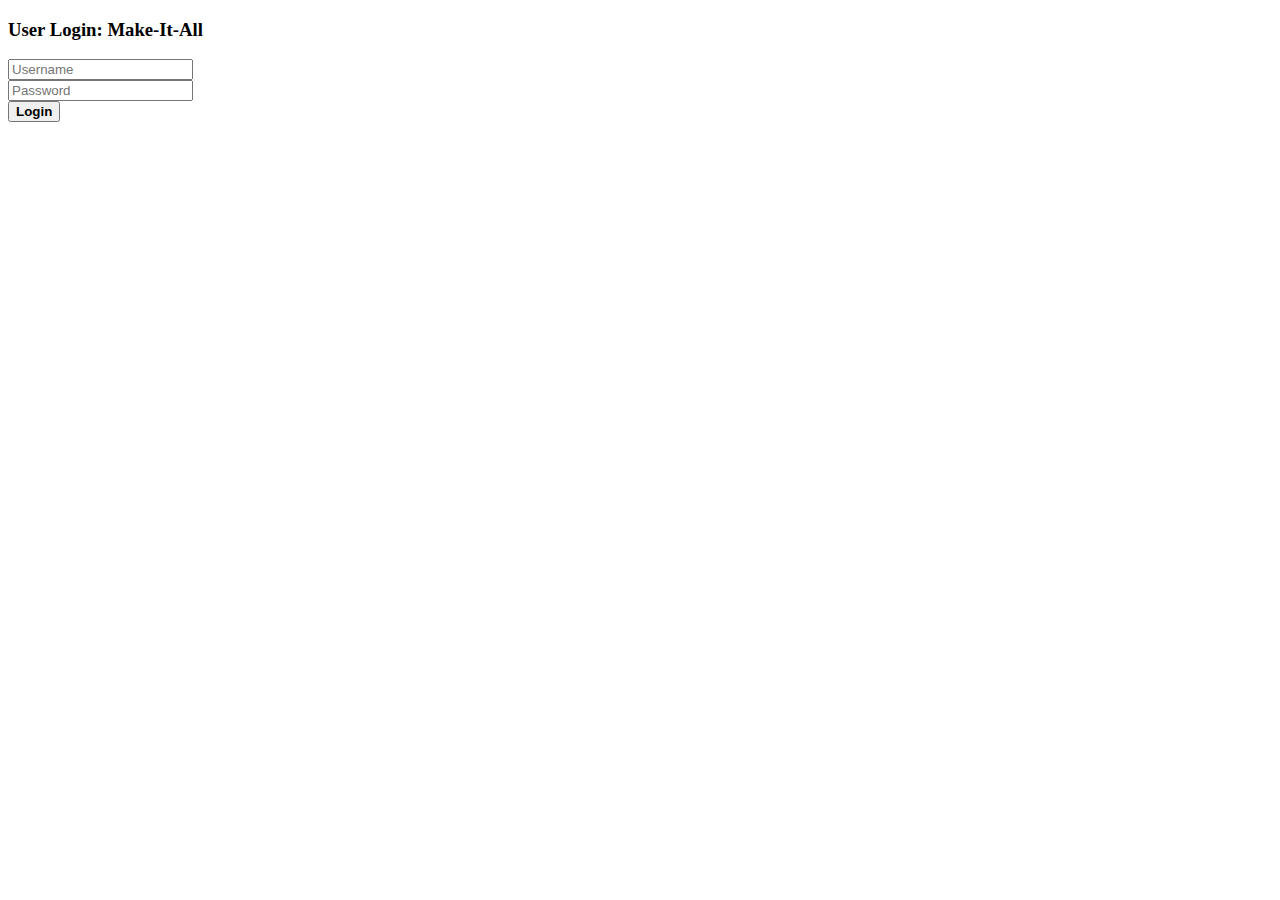
<file: code/index.html>
<!DOCTYPE html>
<html lang="en">
	<head>
		<!-- Required meta tags -->
		<meta charset="utf-8">
		<meta name="viewport" content="width=device-width, initial-scale=1, shrink-to-fit=no">
	</head>
	<body>
		<div>
			<div>
				<div>
					<div>
						<div>
							<h3>User Login: Make-It-All</h3>
							<form action="#" method="GET" class="login-form">
								<div>
									<input type="text" name="username" id="Username" placeholder="Username" required>
								</div>
								<div>
									<input type="password" name="password" id="UserPassword" placeholder="Password" required>
								</div>
								<button type="submit" id="UserLogin" class="btn" onclick="login()" ><b>Login</b></button>
							</form>
						</div>
					</div>
				</div>
			</div>
		</div>
	</body>
</html>
</file>
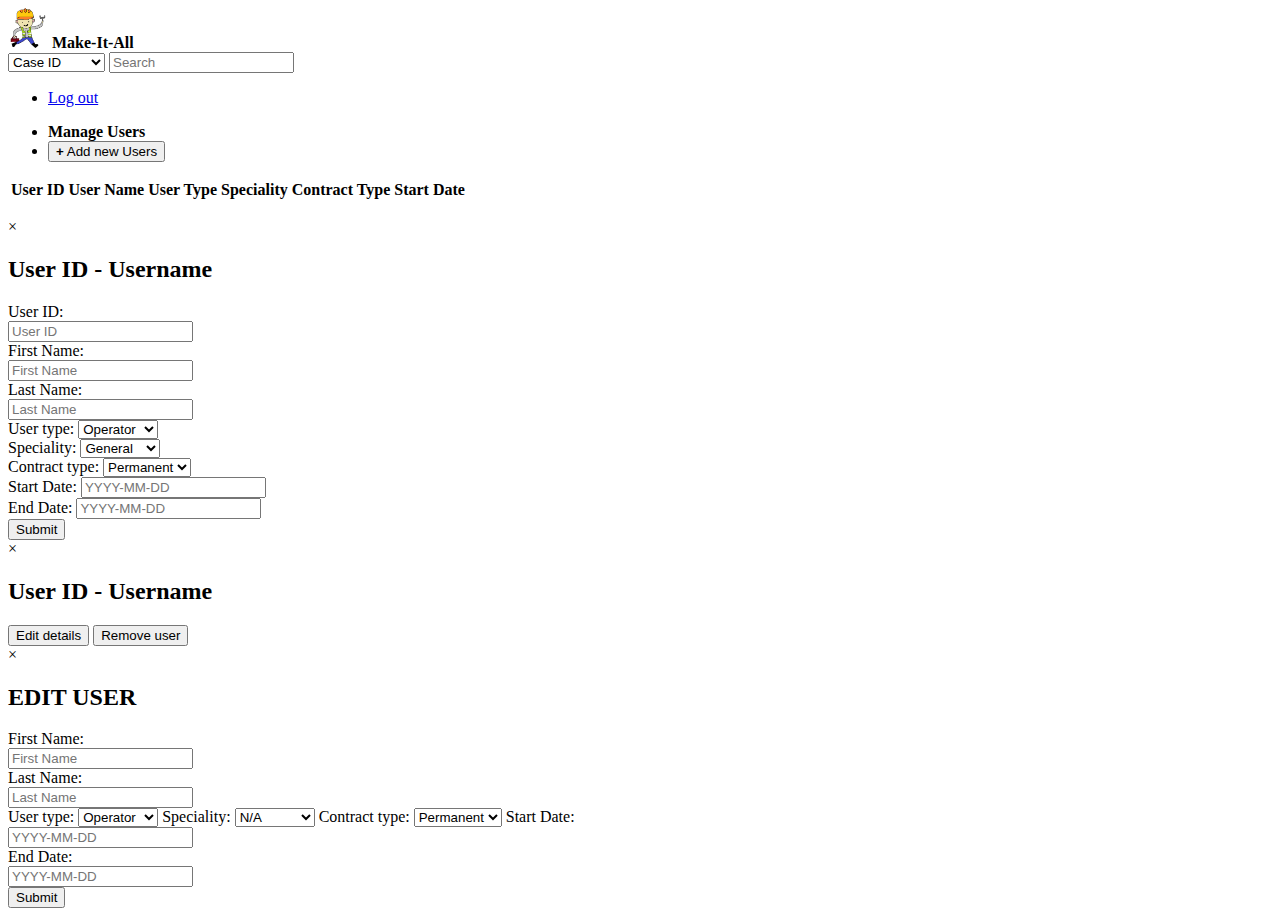
<file: code/admin.html>
<!doctype html>
<html lang="en">

<head>
	<!-- Required meta tags -->
	<meta charset="utf-8">
	<meta name="viewport" content="width=device-width, initial-scale=1, shrink-to-fit=no">
	<title>Manage Users</title>
</head>

<body>
	<nav>
        <!-- Logo -->
        <a>
            <img src="../assets/nav_logo.png" width="40" height="40">
            <b>Make-It-All</b>
        </a>
        <div>
            <!-- navbar search -->
            <form>
                <select id="myFilter">
                    <option value="0">Case ID</option>
                    <option value="1">Caller Name</option>
                    <option value="2">Case Status</option>
                    <option value="3">Date</option>
                </select>
                <input type="search" placeholder="Search" aria-label="Search" id="myInput">
            </form>
            <ul>
                <li>
                    <a href="index.html">Log out</a>
                </li>
            </ul>
        </div>
    </nav>

	<!-- Filter Container-->
	<div class="container-flex">
		<div class="row">
			<!-- Data Container -->
			<div class="col">
				<!-- Nav Bar 2: -->
				<nav class="table-nav">
					<ul class="tableOptions">
						<li><b>Manage Users</b></li>
						<li class="push">
							<button class="btn" data-toggle="modal" data-target="#addnewuser" id="btn_addNewUser"><b>+</b> Add new Users</button>
						</li>
					</ul>
				</nav>

				<!-- Table of Users -->
				<div class="scrollTable">
					<table class="table table-hover dataTable" id="myTable">
						<thead>
							<tr>
								<th scope="col">User ID</th>
								<th scope="col">User Name</th>
								<th scope="col">User Type</th>
								<th scope="col">Speciality</th>
								<th scope="col">Contract Type</th>
								<th scope="col">Start Date</th>
								<th scope="col"> </th>
							</tr>
						</thead>
						<tbody>
						<!-- Get user details from database -->
						<!-- <?php
						while ($row = mysqli_fetch_array($result, MYSQLI_ASSOC))
						{
						    $userType = "";
						    $idStart = substr($row['user_id'], 0, 1); // get 1st character of ID
						    if ($idStart == "S") $userType = "Specialist";
						    else
						    {
						        $userType = "Operator";
						    }
						    echo "<tr>";
						    echo "<td class='uid'>" . $row['user_id'] . "</td>";
						    echo "<td>" . $row['fname'] . "</td>";
						    echo "<td>" . $userType . "</td>";
						    echo "<td>" . $row['specialty'] . "</td>";
						    echo "<td>" . $row['contract_type'] . "</td>";
						    echo "<td>" . $row['start_date'] . "</td>";
						    echo '<td><a data-toggle="modal"><button id="btn_manageUser" onclick="expandUser();getUserDetails(this)"
															 class="btn btn-secondary btn-sm">Manage</button></a></td>';
						    echo "</tr>";
						}
						?> -->

						</tbody>
					</table>
				</div>
				<!-- Modals for user here -->
			</div>
		</div>
	</div>

	<p id="demo"></p>

	<!-- Add new user modal -->
	<div id="addNewUserModal" class="modal">
			<!-- Modal content -->
			<div class="modal-content">
				<!-- <iframe name="dummy" style="display:none;"></iframe> -->
				<form method="post" onsubmit="addNewUser()">
					<span class="close">&times;</span>
					
					<!-- Modal header -->
					<div class="modal-header">
						<h2>User ID - Username</h2>
					</div>
					
					<!-- Modal body -->
					<div class="modal-body">
						<div class="row">
							<div class="offset-3 col-4">
								<!-- User ID -->

								<label for="userID">User ID:</label><br>
								<input type="text" id="user_id" name="user_id" placeholder="User ID" required><br>

								<!-- User Name -->
								<label for="fname">First Name:</label><br>
								<input type="text" id="fname" name="fname" placeholder="First Name" required><br>

								<label for="lname">Last Name:</label><br>
								<input type="text" id="lname" name="lname" placeholder="Last Name" required><br>
							</div>
						</div>

						<div class="row">
							<div class="offset-3 col-4 triple-flex">
								<!-- Operator type -->
								<div>
									<label for="operatorType">User type:</label>
									<select name="operatorType" id="operatorType" required class="modal-third">
										<option value="Operator">Operator</option>
										<option value="Specialist">Specialist</option>
									</select>								
								</div>
								
								<!-- Specialist type -->
								<div class="middle-select">
									<label for="speciality_type">Speciality:</label>
									<select name="speciality_type" id="speciality_type" required class="modal-third">
										<option value="General">General</option>
										<option value="Software">Software</option>
										<option value="Hardware">Hardware</option>
										<option value="Network">Network</option>
									</select>							
								</div>
							
								<!-- Contract type -->
								<div>
									<label for="contract_type">Contract type:</label>
									<select name="contract_type" id="contract_type" required class="modal-third">
										<option value="Permanent">Permanent</option>
										<option value="Temporary">Temporary</option>
									</select>
									<br>							
								</div>
							</div>
						</div>
						<div class="row">
							<!-- Stert and End Dates -->
							<div class="offset-3 col-4 triple-flex">
								<div>
									<label for='start_date'>Start Date:</label>
									<input type='text' name='start_date' id='start_date' placeholder="YYYY-MM-DD"><br>
									<label for='end_date'>End Date:</label>
									<input type='text' name='end_date' id='end_date' placeholder="YYYY-MM-DD"><br>
								</div>
							</div>
						</div>
					</div>
					
					<!-- Modal footer -->
					<div class="modal-footer">
						<div class="row">
							<div class="col offset-70">
								<!-- change to submit ? So form can be sent? -->
								<input type='submit' name='addUser'/>
							</div>
						</div>
					</div>
				</form>
			</div>
		</div>
		
		<!-- Expand user details modal -->
		<div id="expandManageUserModal" class="modal">
			<!-- Modal content -->
			<div class="modal-content">
				<form>
					<span class="close">&times;</span>
					
					<!-- Modal header -->
					<div class="modal-header">
						<h2>User ID - Username</h2>
					</div>
					
					<!-- Modal body -->
					<div class="modal-body">
						<div class="row">
							<div class="offset-3 col-4">
							<p id="userDetails"></p>
							

							</div>
						</div>
					</div>
				</form>
				<!-- Modal footer -->
				<div class="modal-footer">
					<div class="row">
						<!-- Remove User -->
						<div class="col offset-70">
							<button id="btn-edit-user" >Edit details</button>	
							<button id="btn-remove-user" class="btn-space1.5" onclick="removeUser()">Remove user</button>	
						</div>
					</div>
				</div>

			</div>
		</div>
		
		<!-- edit user modal -->
		<div id="editUserDetailsModal" class="edit_modal">
			<div class="modal-content">
				<form method="post" onsubmit="editUserDetails()">
					<span class="close">&times;</span>
					
					<!-- Modal header -->
					<div class="modal-header">
						<h2>EDIT USER</h2>
					</div>
					
					<!-- Modal body -->
					<div class="modal-body">
						<div class="row">
							<div class="offset-3 col-4">								
								<!-- First Name -->
								<label for="username">First Name:</label><br>
								<input type="text" id="fname_edit" name="fname_edit" placeholder="First Name"><br>

								<!-- Last Name -->
								<label for="username">Last Name:</label><br>
								<input type="text" id="lname_edit" name="lname_edit" placeholder="Last Name"><br>
								
								<!-- User type -->
								<label for="operatorType">User type:</label>
								<select name="operatorType" id="operator_edit" class="modal-third">
									<option value="Operator">Operator</option>
									<option value="Specialist">Specialist</option>
								</select>
								
								<!-- Specialist type -->
								<label for="specialityType">Speciality:</label>
								<select name="specialityType" id="speciality_edit" class="modal-third">
									<option value="none">N/A</option>
									<option value="Software">Software</option>
									<option value="Hardware">Hardware</option>
									<option value="Network">Network</option>
								</select>		
								
								<!-- Contract type -->
								<label for="contractType">Contract type:</label>
								<select name="contractType" id="contract_edit" class="modal-third">
									<option value="Permanent">Permanent</option>
									<option value="Temporary">Temporary</option>
								</select>		

								<label for="startdate">Start Date:</label><br>
								<input type="text" id="start_edit" name="start_edit" placeholder="YYYY-MM-DD"><br>

								<label for="end_date">End Date:</label><br>
								<input type="text" id="end_edit" name="end_edit" placeholder="YYYY-MM-DD"><br>
							</div>
						</div>
					</div>
					
					<!-- Modal footer -->
					<div class="modal-footer">
						<div class="row">
							<div class="col offset-70">
								<!-- change to submit ? -->
								<input type='submit' id="btn-confirm-user-changes" name='editUser'/>
							</div>
						</div>
					</div>
				</form>
			</div>
		</div>
		
		<!-- Modal scripts -->
		
</body>

</html>
</file>
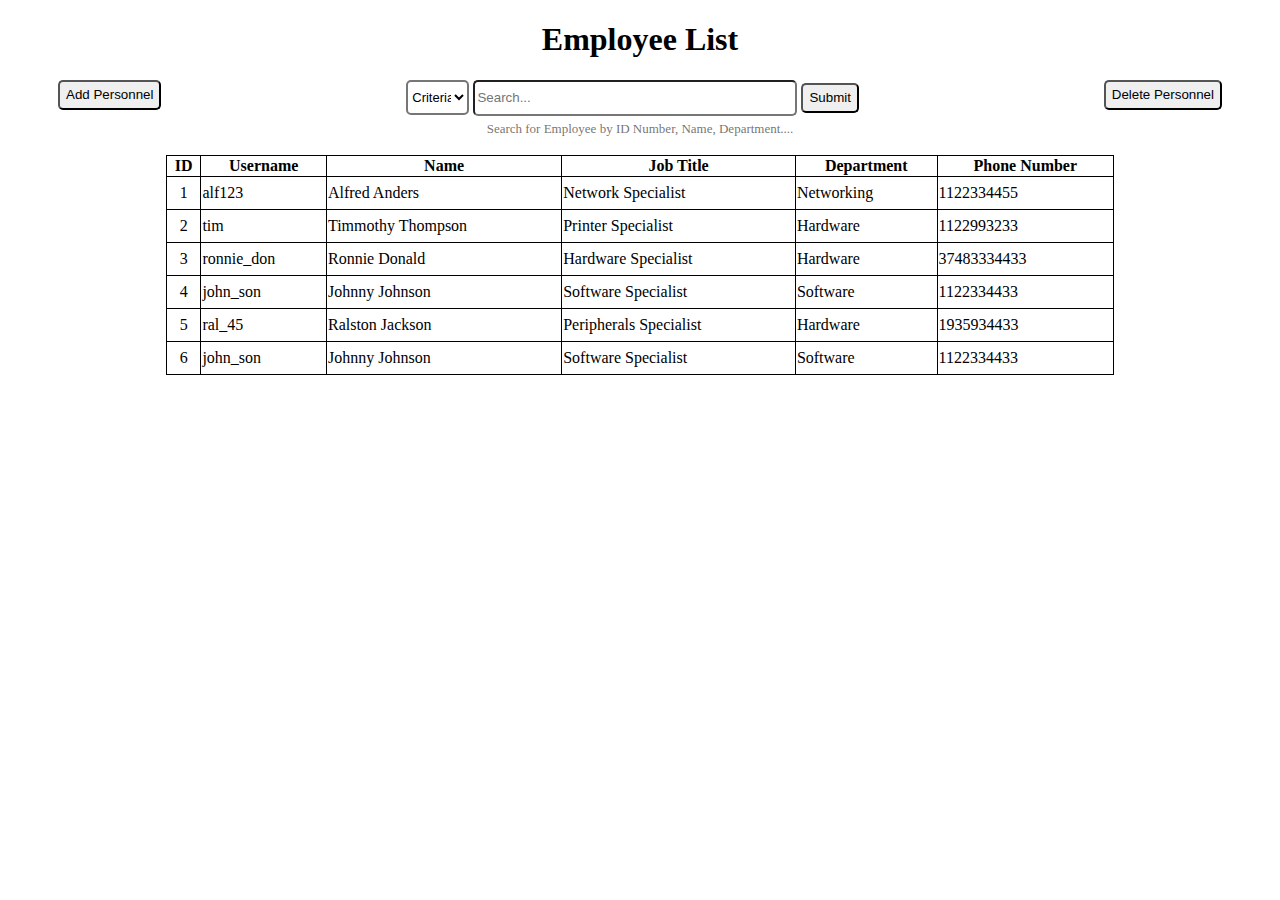
<file: code/personnel.html>
<!DOCTYPE html>
<html lang="en">
<head>
    <meta charset="UTF-8">
    <meta http-equiv="X-UA-Compatible" content="IE=edge">
    <meta name="viewport" content="width=device-width, initial-scale=1.0">
    <title>Employee Page</title>
    <style>
        table, th, td {
    border: 1px solid black;
    border-collapse: collapse;
}

        td {
          height: 30px;
}
        tr:hover{
          background-color:rgb(187, 186, 186);
          color:white
        }
        button:hover, .sub:hover {
          background-color:rgb(90, 84, 84);
          color:white;
        }

        .cent {
          text-align: center;
        }
    </style>
</head>
<body>
    <center><h1>Employee List</h1></center>
    <div style="text-align:center;">
    <button style="height: 30px; float: left; margin-left: 50px; border-radius: 5px;">Add Personnel</button>
    <select name="criteria" id="criteria" style="height: 35px; text-align-last:center; font-size: small; border-radius: 5px; border-width: 2px; width: 5%;background-color:white; color:black">
        <option disabled selected>Criteria</option>
        <option  value="ID" id="ID_Number" style="padding-left: 10px;">ID</option>
        <option  value="UserName" id="UserName">U.Name</option>
        <option  value="Name" id="Name">Name</option>
        <option  value="JobTitle" id="JobTitle">Job</option>
        <option  value="Department" id="Department">Dept</option>
        <option  value="PhoneNumber" id="PhoneNumber">P.No</option>
    </select>
    <input type="text" name="searchingFor" aria-label="Text input" placeholder="Search..." style="width: 25%; height: 30px; border-radius: 5px">
    <input type="submit" name="submit" id="submit" value="Submit" class="sub" style="height: 30px; border-width: 2px; border-radius: 5px"/>

    <button style="height: 30px; float: right;margin-right:50px; border-radius: 5px;">Delete Personnel</button>
    </div>
    <center style="padding-top: 5px; font-size:small; color: rgba(44, 43, 43, 0.671);">Search for Employee by ID Number, Name, Department....</center><br>
    <div style="text-align: center ;">
        <center>
        <table style="width: 75%; border-radius: 5px;">
            <tr>
              <th>ID</th>
              <th>Username</th>
              <th>Name</th>
              <th>Job Title</th>
              <th>Department</th>
              <th>Phone Number</th>
            </tr>
            <tr>
              <td class="cent">1</td>
              <td>alf123</td>
              <td>Alfred Anders</td>
              <td>Network Specialist</td>
              <td>Networking</td>
              <td>1122334455</td>
            </tr>
            <tr>
              <td class="cent">2</td>
              <td>tim</td>
              <td>Timmothy Thompson</td>
              <td>Printer Specialist</td>
              <td>Hardware</td>
              <td>1122993233</td>
            </tr>
            <tr>
                <td  class="cent">3</td>
                <td>ronnie_don</td>
                <td>Ronnie Donald</td>
                <td>Hardware Specialist</td>
                <td>Hardware</td>
                <td>37483334433</td>
              </tr>
              <tr>
                <td  class="cent">4</td>
                <td>john_son</td>
                <td>Johnny Johnson</td>
                <td>Software Specialist</td>
                <td>Software</td>
                <td>1122334433</td>
              </tr>
              <tr>
                <td  class="cent">5</td>
                <td>ral_45</td>
                <td>Ralston Jackson</td>
                <td>Peripherals Specialist</td>
                <td>Hardware</td>
                <td>1935934433</td>
              </tr>
              <tr>
                <td  class="cent">6</td>
                <td>john_son</td>
                <td>Johnny Johnson</td>
                <td>Software Specialist</td>
                <td>Software</td>
                <td>1122334433</td>
              </tr>
          </table>
        </center>
    </div>

    
</body>
</html>
</file>
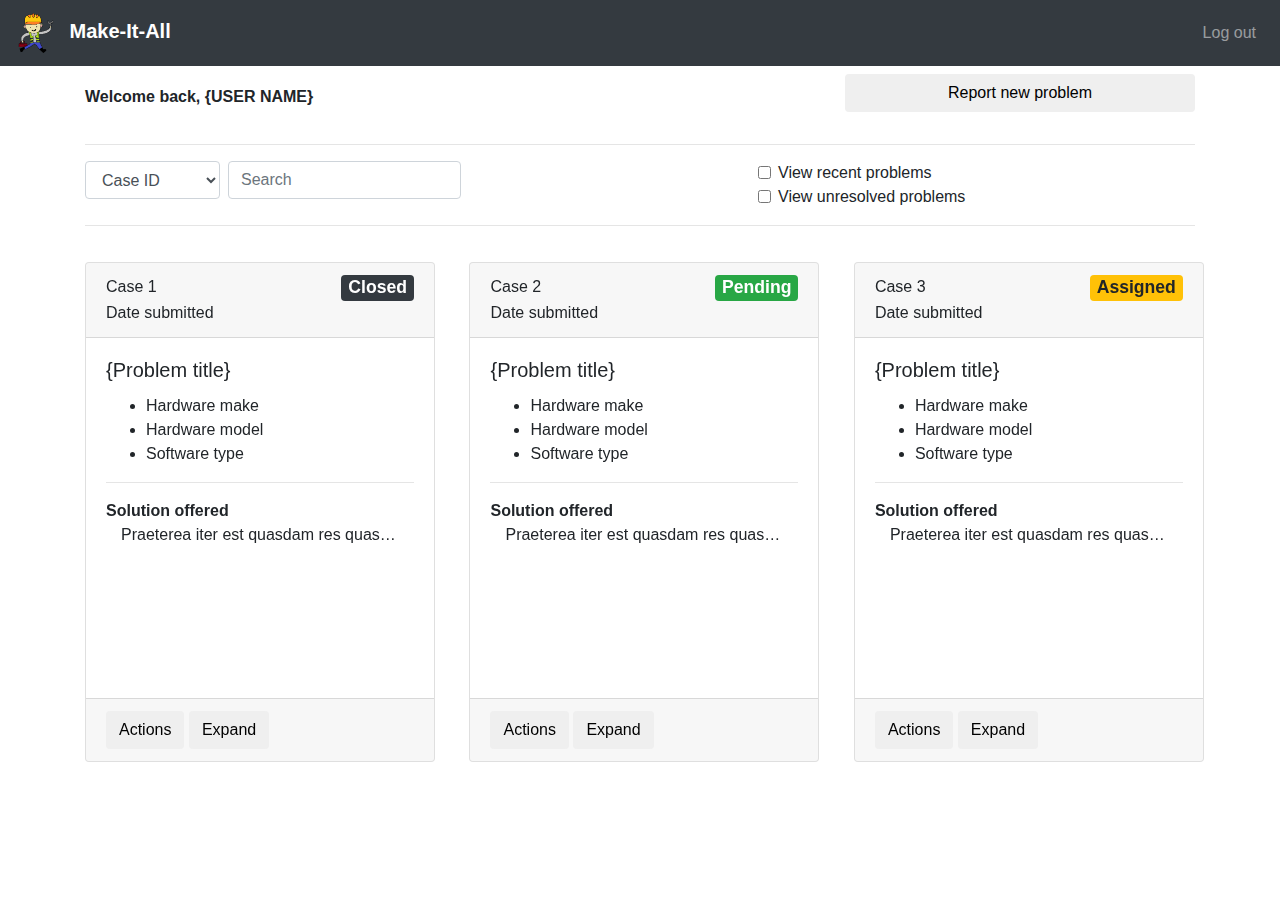
<file: code/selfhelp.html>
<!doctype html>
<html lang="en">
	<head>
		<!-- notes:
			> unopened
			> seen
			> solution offered / pending
			> resolved
		-->
		<!-- Required meta tags -->
		<meta charset="utf-8">
		<meta name="viewport" content="width=device-width, initial-scale=1, shrink-to-fit=no">
		<!-- Bootstrap CSS -->
		<link rel="stylesheet" href="https://cdn.jsdelivr.net/npm/bootstrap@4.0.0/dist/css/bootstrap.min.css" integrity="sha384-Gn5384xqQ1aoWXA+058RXPxPg6fy4IWvTNh0E263XmFcJlSAwiGgFAW/dAiS6JXm" crossorigin="anonymous">
		<!-- Bootstrap icons -->
		<link rel="stylesheet" href="https://cdn.jsdelivr.net/npm/bootstrap-icons@1.6.1/font/bootstrap-icons.css">

		<link rel="stylesheet" href="css/selfhelp.css">
		<script src="https://ajax.googleapis.com/ajax/libs/jquery/3.5.1/jquery.min.js"></script> 
		<title>Make-It-All</title>
	</head>
	<script>
		$(document).ready(function(){
			$('#selectDescription').on('change', function() {
				if (this.value == '999') {
					$("#div_unseenProblem").show();
				} else {
					$("#div_unseenProblem").hide();
				}
			});
		});
	</script>
	<body>
		<nav class="navbar justify-content-between navbar-dark bg-dark">
			<!-- Logo -->
			<a class="navbar-brand" href="#">
				<img src="../assets/nav_logo.png" width="40" height="40" class="mr-2">
				<b>Make-It-All</b>
			</a>
			<ul class="navbar-nav">
				<li class="nav-item">
					<a class="nav-link mr-2" href="index.html">Log out</a>
				</li>
			</ul>
		</nav>
		
		<div class="container">
			<div class="row justify-content-between">
				<div class="col-12 col-sm-8 my-sm-auto mt-2">
					<b>Welcome back, {USER NAME}</b>
				</div>
				<div class="col-12 col-sm-4 mt-2 mb-3 mt-sm-2 mr-0 text-right">
					<button type="button" class="btn btn-block" data-toggle="modal" data-target="#newProblemModal">
						Report new problem
					</button>
				</div>
			</div>
			<hr>
			
			<!-- problem search & filters -->
			<div class="row">
				<div class="col-md-7">
					<form class="form-inline my-2 my-lg-0">
						<select class="form-control my-2 my-lg-0" id="myFilter" onclick="searchProblem()">	<!-- add js function to allow for search -->
							<option value="0">Case ID</option>
							<option value="1">Date</option>
							<option value="2">Case Status</option>
							<option value="3">Problem title</option>
						</select>
						<input class="form-control ml-sm-2" type="search" placeholder="Search" aria-label="Search" id="myInput" onkeyup="searchProblem()">	<!-- add js function to allow for search -->
					</form>
				</div>
				<div class="col-md-4 mb-3 my-2 my-lg-0">
					<div class="ml-2 row">
						<div class="form-check">
							<input class="form-check-input" type="checkbox" value="" id="flexCheckDefault">
							<label class="form-check-label" for="flexCheckDefault">
								View recent problems
							</label>
						</div>	
					</div>
					<div class="ml-2 row">
						<div class="form-check">
							<input class="form-check-input" type="checkbox" value="" id="flexCheckDefault">
							<label class="form-check-label" for="flexCheckDefault">
								View unresolved problems
							</label>
						</div>
					</div>
				</div>
			</div>
			<hr>
			
			<!-- scroll of cards -->
			<div class="testimonial-group mb-5">
				<div class="row Flipped">
				
					<div class="col-10 col-md-7 col-lg-4">	<!-- card 1 -->
						<div class="card testimonial-card">
							<!-- card header -->
							<div class="card-header">
								<div class="row">
									<div class="col-6">
										Case 1
									</div>
									<div class="col-6 text-right">
										<!--	
												Open:	ticket has been submitted 	??? do we need this, seems obsolete
											  Closed:	issue has been resolved		[dark grey]						<span class="badge badge-dark">Closed</span>
											 Pending:	user is trying the solutions offered to them	[green]		<span class="badge badge-success">Pending</span>
											Assigned:	user has been assigned to a specialist			[yellow]	<span class="badge badge-warning">Assigned</span>
										-->
										<span class="badge badge-dark">Closed</span>
									</div>
								</div>
								<div class="row">
									<div class="col">
										Date submitted
									</div>		
								</div>
							</div>
							<!-- card body -->
							<div class="card-body">
								<div class="text-truncate">
									<h5 class="card-title">{Problem title}</h5>
								</div>
								<ul>
									<li>Hardware make</li>
									<li>Hardware model</li>
									<li>Software type</li>
								</ul>
								<hr>
								<!-- solution fix here -->
								<b>Solution offered</b>
								<div class="col text-truncate">
									Praeterea iter est quasdam res quas ex communi.Praeterea iter est quasdam res quas ex communi.Praeterea iter est quasdam res quas ex communi.
								</div>
							</div>
							<!-- card footer -->
							<div class="card-footer text-muted">
								<button class="btn">
									Actions
								</button>
								<button class="btn">
									Expand
								</button>
							</div>
						</div>	
					</div>
					
					<div class="col-10 col-md-7 col-lg-4">	<!-- card 2 -->
						<div class="card testimonial-card">
							<!-- card header -->
							<div class="card-header">
								<div class="row">
									<div class="col-6">
										Case 2
									</div>
									<div class="col-6 text-right">
										<!--	
												Open:	ticket has been submitted 	??? do we need this, seems obsolete
											  Closed:	issue has been resolved		[dark grey]						<span class="badge badge-dark">Closed</span>
											 Pending:	user is trying the solutions offered to them	[green]		<span class="badge badge-success">Pending</span>
											Assigned:	user has been assigned to a specialist			[yellow]	<span class="badge badge-warning">Assigned</span>
										-->
										<span class="badge badge-success">Pending</span>
									</div>
								</div>
								<div class="row">
									<div class="col">
										Date submitted
									</div>		
								</div>
							</div>
							<!-- card body -->
							<div class="card-body">
								<div class="text-truncate">
									<h5 class="card-title">{Problem title}</h5>
								</div>
								<ul>
									<li>Hardware make</li>
									<li>Hardware model</li>
									<li>Software type</li>
								</ul>
								<hr>
								<!-- solution fix here -->
								<b>Solution offered</b>
								<div class="col text-truncate">
									Praeterea iter est quasdam res quas ex communi.Praeterea iter est quasdam res quas ex communi.Praeterea iter est quasdam res quas ex communi.
								</div>
							</div>
							<!-- card footer -->
							<div class="card-footer text-muted">
								<button class="btn">
									Actions
								</button>
								<button class="btn">
									Expand
								</button>
							</div>
						</div>	
					</div>
					
					<div class="col-10 col-md-7 col-lg-4">	<!-- card 3 -->
						<div class="card testimonial-card">
							<!-- card header -->
							<div class="card-header">
								<div class="row">
									<div class="col-6">
										Case 3
									</div>
									<div class="col-6 text-right">
										<!--	
												Open:	ticket has been submitted 	??? do we need this, seems obsolete
											  Closed:	issue has been resolved		[dark grey]						<span class="badge badge-dark">Closed</span>
											 Pending:	user is trying the solutions offered to them	[green]		<span class="badge badge-success">Pending</span>
											Assigned:	user has been assigned to a specialist			[yellow]	<span class="badge badge-warning">Assigned</span>
										-->
										<span class="badge badge-warning">Assigned</span>
									</div>
								</div>
								<div class="row">
									<div class="col">
										Date submitted
									</div>		
								</div>
							</div>
							<!-- card body -->
							<div class="card-body">
								<div class="text-truncate">
									<h5 class="card-title">{Problem title}</h5>
								</div>
								<ul>
									<li>Hardware make</li>
									<li>Hardware model</li>
									<li>Software type</li>
								</ul>
								<hr>
								<!-- solution fix here -->
								<b>Solution offered</b>
								<div class="col text-truncate">
									Praeterea iter est quasdam res quas ex communi.Praeterea iter est quasdam res quas ex communi.Praeterea iter est quasdam res quas ex communi.
								</div>
							</div>
							<!-- card footer -->
							<div class="card-footer text-muted">
								<button class="btn">
									Actions
								</button>
								<button class="btn">
									Expand
								</button>
							</div>
						</div>	

					</div>
					
					<div class="col-10 col-md-7 col-lg-4">	<!-- card 4 -->
						<div class="card testimonial-card">
							<!-- card header -->
							<div class="card-header">
								<div class="row">
									<div class="col-6">
										Case 4
									</div>
									<div class="col-6 text-right">
										<!--	
												Open:	ticket has been submitted 	??? do we need this, seems obsolete
											  Closed:	issue has been resolved		[dark grey]						<span class="badge badge-dark">Closed</span>
											 Pending:	user is trying the solutions offered to them	[green]		<span class="badge badge-success">Pending</span>
											Assigned:	user has been assigned to a specialist			[yellow]	<span class="badge badge-warning">Assigned</span>
										-->
										<span class="badge badge-dark">Closed</span>
									</div>
								</div>
								<div class="row">
									<div class="col">
										Date submitted
									</div>		
								</div>
							</div>
							<!-- card body -->
							<div class="card-body">
								<div class="text-truncate">
									<h5 class="card-title">{Problem title}</h5>
								</div>
								<ul>
									<li>Hardware make</li>
									<li>Hardware model</li>
									<li>Software type</li>
								</ul>
								<hr>
								<!-- solution fix here -->
								<b>Solution offered</b>
								<div class="col text-truncate">
									Praeterea iter est quasdam res quas ex communi.Praeterea iter est quasdam res quas ex communi.Praeterea iter est quasdam res quas ex communi.
								</div>
							</div>
							<!-- card footer -->
							<div class="card-footer text-muted">
								<button class="btn">
									Actions
								</button>
								<button class="btn">
									Expand
								</button>
							</div>
						</div>	
					</div>
				</div>
			</div>

			<!-- Modal -->
			<div class="modal" id="newProblemModal" tabindex="-1" role="dialog" aria-labelledby="lbl_newProblemModal" aria-hidden="true">
				<div class="modal-dialog modal-dialog-centered modal-lg" role="document">
					<div class="modal-content">
						<!-- header -->
						<div class="modal-header">
							<h5 class="modal-title" id="lbl_newProblemModal">Report new problem</h5>
							<button type="button" class="close" data-dismiss="modal" aria-label="Close">
							<span aria-hidden="true">&times;</span>
							</button>
						</div>
						<!-- body -->
						<div class="modal-body">
							<form>
								<div class="form-group">
									<label for="selectMake">Make</label>
									<select class="form-control" id="selectMake" onclick="getMakes()">		<!-- add js function to allow for search -->
										<option value="0">Choose...</option>
										<option value="1">Apple</option>
										<option value="2">Asus</option>
										<option value="3">Dell</option>
									</select>
								</div>
								<div class="form-group">
									<label for="selectMake">Model</label>
									<select class="form-control" id="selectModel" onclick="getModels()">		<!-- add js function to allow for search -->
										<option value="0">Choose...</option>
										<option value="1">Macbook Pro</option>
										<option value="2">Macbook Air</option>
										<option value="3">XPS</option>
									</select>
								</div>
								<div class="form-group">
									<label for="selectMake">Software type</label>
									<select class="form-control" id="selectSoftware" onclick="getSoftware()">		<!-- add js function to allow for search -->
										<option value="0">Choose...</option>
										<option value="1">Microsoft Office</option>
										<option value="2">Windows 10</option>
										<option value="3">MacOs</option>
									</select>
								</div>
								<div class="form-group">
									<label for="selectMake">Problem Description</label>
									<select class="form-control" id="selectDescription" onclick="getProblems();">	<!-- add js function to allow for search -->
										<option value="0">Choose...</option>
										<option value="1">WiFi not connecting</option>
										<option value="2">Office is stuck on loading screen</option>
										<option value="3">Computer not turning on</option>
										<option value="999">My problem is not listed</option>
									</select>
								</div>		
								<div class="form-group unseen" id="div_unseenProblem">
									<label for="unseenProblem">Please enter your problem:</label>
									<input type="text" class="form-control" id="unseenProblem" aria-describedby="lbl_unseenProblem" placeholder="Enter problem">
									<small id="lbl_unseenProblem" class="form-text text-muted">Please aim to make the title as concise as possible</small>
								</div>								
							</form>
						</div>
						<!-- footer -->
						<div class="modal-footer">
							<button type="button" class="btn btn-secondary" data-dismiss="modal">Close</button>
							<button type="button" class="btn btn-primary">Submit ticket</button>
						</div>
					</div>
				</div>
			</div>		
		
		</div>	<!-- container modal -->

		<script src="https://code.jquery.com/jquery-3.2.1.slim.min.js" integrity="sha384-KJ3o2DKtIkvYIK3UENzmM7KCkRr/rE9/Qpg6aAZGJwFDMVNA/GpGFF93hXpG5KkN" crossorigin="anonymous"></script>
		<script src="https://cdn.jsdelivr.net/npm/popper.js@1.12.9/dist/umd/popper.min.js" integrity="sha384-ApNbgh9B+Y1QKtv3Rn7W3mgPxhU9K/ScQsAP7hUibX39j7fakFPskvXusvfa0b4Q" crossorigin="anonymous"></script>
		<script src="https://cdn.jsdelivr.net/npm/bootstrap@4.0.0/dist/js/bootstrap.min.js" integrity="sha384-JZR6Spejh4U02d8jOt6vLEHfe/JQGiRRSQQxSfFWpi1MquVdAyjUar5+76PVCmYl" crossorigin="anonymous"></script>
	</body>
</html>
</file>
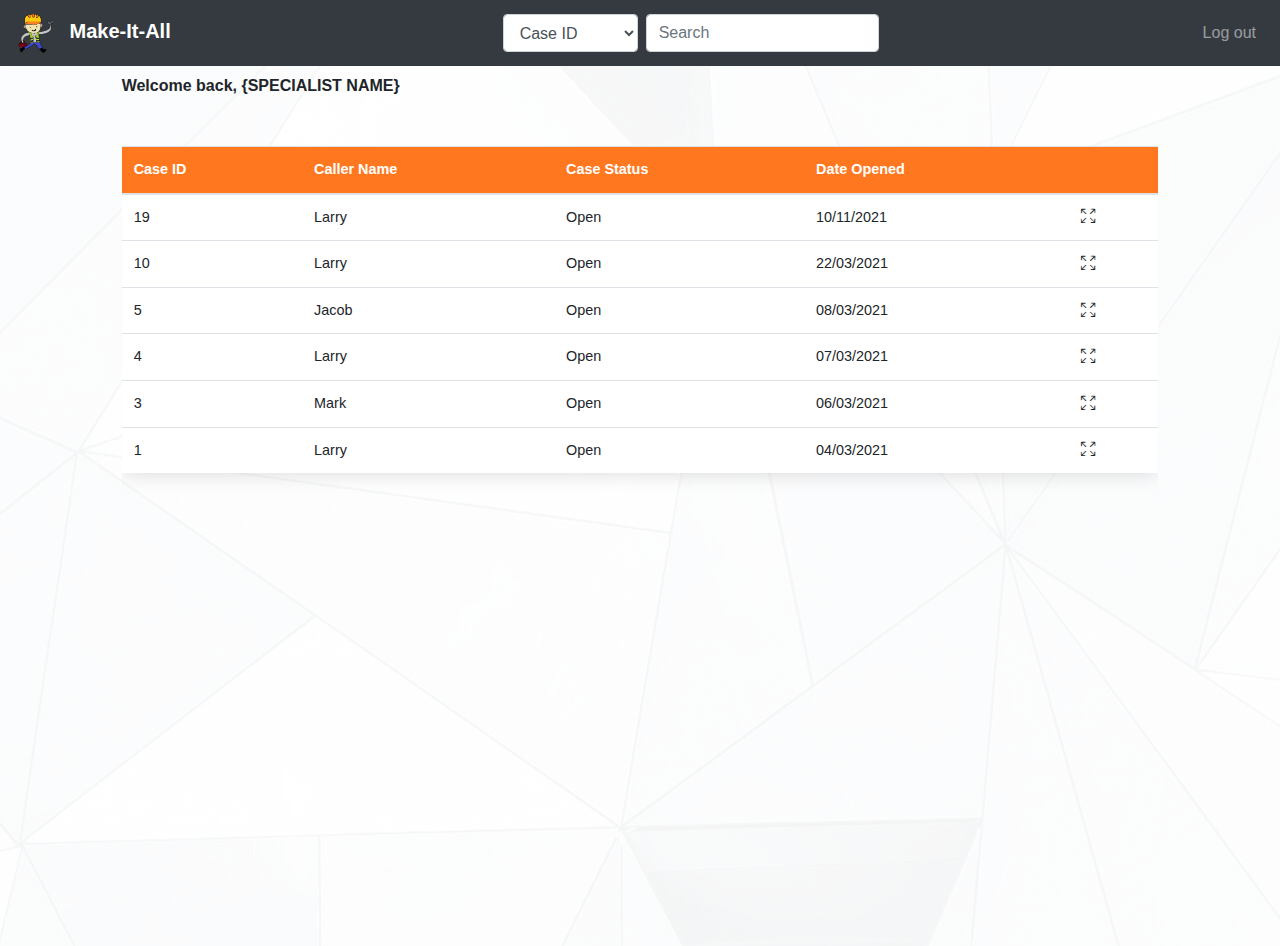
<file: code/specialist.html>
<!doctype html>
<html lang="en">
	<head>
		<!-- notes:
			> unopened
			> seen
			> solution offered / pending
			> resolved
		-->
		<!-- Required meta tags -->
		<meta charset="utf-8">
		<meta name="viewport" content="width=device-width, initial-scale=1, shrink-to-fit=no">
		<!-- Bootstrap CSS -->
		<link rel="stylesheet" href="https://cdn.jsdelivr.net/npm/bootstrap@4.0.0/dist/css/bootstrap.min.css" integrity="sha384-Gn5384xqQ1aoWXA+058RXPxPg6fy4IWvTNh0E263XmFcJlSAwiGgFAW/dAiS6JXm" crossorigin="anonymous">
		<!-- Bootstrap icons -->
		<link rel="stylesheet" href="https://cdn.jsdelivr.net/npm/bootstrap-icons@1.6.1/font/bootstrap-icons.css">

		<link rel="stylesheet" href="css/specialist.css">
		<script src="https://ajax.googleapis.com/ajax/libs/jquery/3.5.1/jquery.min.js"></script> 
		<title>Make-It-All</title>
	</head>
	<body>	
		<nav class="navbar navbar-expand-lg navbar-dark bg-dark">
			<!-- Logo -->
			<a class="navbar-brand" href="#">
				<img src="../assets/nav_logo.png" width="40" height="40" class="mr-2">
				<b>Make-It-All</b>
			</a>
			<button class="navbar-toggler" type="button" data-toggle="collapse" data-target="#navbarSupportedContent" aria-controls="navbarSupportedContent" aria-expanded="false" aria-label="Toggle navigation">
				<span class="navbar-toggler-icon"></span>
			</button>
			<div class="collapse navbar-collapse" id="navbarSupportedContent">
				<!-- navbar search -->
				<form class="form-inline my-2 my-lg-0 nav-item mx-auto">
					<select class="form-control my-2 my-lg-0" id="myFilter" onclick="myFunction()">
						<option value="0">Case ID</option>
						<option value="1">Caller Name</option>
						<option value="2">Case Status</option>
						<option value="3">Date</option>
					</select>
					<input class="form-control ml-sm-2" type="search" placeholder="Search" aria-label="Search" id="myInput" onkeyup="myFunction()">
				</form>
				<ul class="navbar-nav">
					<li class="nav-item">
						<a class="nav-link" href="index.html">Log out</a>
					</li>
				</ul>
			</div>
		</nav>
		
		<div class="container-fluid">
			<div class="row">
				<div class="offset-sm-1 col-sm-10 mt-2">
					<b>Welcome back, {SPECIALIST NAME}</b>
				</div>
			</div>
			
			<div class="row">
				<div class="offset-md-1 col-md-10 offset-sm-1 col-sm-10 mt-5">
					<div class ="scrollTable scroll">
					   <table class="table table-hover dataTable" id="myTable">
						  <thead>
							 <tr>
								<th scope="col">Case ID</th>
								<th scope="col">Caller Name</th>
								<!-- <th scope="col">Software Type</th>
								   <th scope="col">Hardware Type</th> -->
								<th scope="col">Case Status</th>
								<th scope="col">Date Opened</th>
								<th scope="col"> </th>
							 </tr>
						  </thead>
						  <tbody>
							 
							 <tr id="larry">
								<td>19</td>
								<td>Larry</td>
								<td id="status">Open</td>
								<td>10/11/2021</td>
								<td><a data-toggle="modal" data-target="#problemModal"><i class="bi-arrows-fullscreen expandProblemStyle"></i></a></td>
							 </tr>
							 <tr>
								<td>10</td>
								<td>Larry</td>
								<td>Open</td>
								<td>22/03/2021</td>
								<td><i class="bi-arrows-fullscreen expandProblemStyle"></i></td>
							 <tr>
								<td>5</td>
								<td>Jacob</td>
								<td>Open</td>
								<td>08/03/2021</td>
								<td><i class="bi-arrows-fullscreen expandProblemStyle"></i></td>
							 </tr>
							 <tr>
								<td>4</td>
								<td>Larry</td>
								<td>Open</td>
								<td>07/03/2021</td>
								<td><i class="bi-arrows-fullscreen expandProblemStyle"></i></td>
							 </tr>
							 <tr>
								<td>3</td>
								<td>Mark</td>
								<td>Open</td>
								<td>06/03/2021</td>
								<td><i class="bi-arrows-fullscreen expandProblemStyle"></i></td>
							 </tr>
							 <tr>
								<td>1</td>
								<td>Larry</td>
								<td>Open</td>
								<td>04/03/2021</td>
								<td><i class="bi-arrows-fullscreen expandProblemStyle"></i></td>
							 </tr>
						  </tbody>
					   </table>
					</div>
				</div>
			</div>
			
			<!-- Modal For Problem Info -->
            <div class="modal fade problemInfo" id="problemModal" tabindex="-1" role="dialog" aria-labelledby="problemModal" aria-hidden="true">
               <div class="modal-dialog modal-dialog-centered modal-lg" role="document">
                  <div class="modal-content">
                     <div class="modal-header">
                        <h5 class="modal-title" id="exampleModalLongTitle">Case 19</h5>
                        <button type="button" class="close" data-dismiss="modal" aria-label="Close">
                        <span aria-hidden="true">&times;</span>
                        </button>
                     </div>
                     <div class="modal-body">
                        <ul>
                           <li><b>Caller Name:</b> Larry</li>
                           <li><b>Case Status:</b> Open</li>
                           <li><b>Software type:</b> MacOS</li>
                           <li><b>Hardware type:</b> MacBook</li>
                           <li><b>Problem description:</b> Microsoft Word keeps crashing</li>
                           <li><b>Date Opened:</b>30/03/2021</li>
                        </ul>
                        <hr>
                        <h5>Notes</h5>
                        <br>
                        <button class="btn btn-primary" type="button" data-toggle="collapse" data-target="#collapseNoteInput" aria-expanded="false" aria-controls="collapseFilters">
                        + Add Notes
                        </button>
                        <div class="collapse" id="collapseNoteInput">
                           <textarea class="form-control" id="exampleFormControlTextarea1" rows="3"></textarea>
                        </div>
                     </div>
                     <div class="modal-footer">
                        <button type="button" class="btn btn-primary" onclick="deleterow()" data-dismiss="modal">Resolve</button>
                     </div>
                  </div>
               </div>
            </div>
		</div>
		
		<script src="https://code.jquery.com/jquery-3.2.1.slim.min.js" integrity="sha384-KJ3o2DKtIkvYIK3UENzmM7KCkRr/rE9/Qpg6aAZGJwFDMVNA/GpGFF93hXpG5KkN" crossorigin="anonymous"></script>
		<script src="https://cdn.jsdelivr.net/npm/popper.js@1.12.9/dist/umd/popper.min.js" integrity="sha384-ApNbgh9B+Y1QKtv3Rn7W3mgPxhU9K/ScQsAP7hUibX39j7fakFPskvXusvfa0b4Q" crossorigin="anonymous"></script>
		<script src="https://cdn.jsdelivr.net/npm/bootstrap@4.0.0/dist/js/bootstrap.min.js" integrity="sha384-JZR6Spejh4U02d8jOt6vLEHfe/JQGiRRSQQxSfFWpi1MquVdAyjUar5+76PVCmYl" crossorigin="anonymous"></script>
	</body>
</html>
</file>
<file: code/css/selfhelp.css>
/* The heart of the matter */
.testimonial-group > .row {
  display: block;
  overflow-x: auto;
  white-space: nowrap;
}
.testimonial-group > .row > .col-10, .col-md-7, .col-lg-4{
  display: inline-block;
}

.testimonial-card {
	height: 500px;
	margin-bottom: 20px;
}

.badge {
	font-size: 1.1em;
}

/* Put horizontal scrollbar at the top of the cards */
.Flipped,
.Flipped .testimonial-card{	
	transform: rotateX(180deg);
}

.unseen {
	display: none;
}
</file>
<file: code/css/specialist.css>
body{
    background-image: url("../../assets/bg.png");
    background-repeat: no-repeat;
    background-attachment: fixed;
}

.table {
	user-select: none;	
}

.dataTable {
    border-collapse: collapse;
    font-size: 0.9em;
    font-family: sans-serif;
    min-width: 400px;
    box-shadow: 0 0 20px rgba(0, 0, 0, 0.15);
    background-color: white;
}

.dataTable thead tr {
    background-color: #ff781f;
    color: #ffffff;
    text-align: left;
}

.scrollTable {
    position: relative;
    height:50rem;
    overflow: auto;
    overflow-x: hidden;
}

.scroll-y {
    background-color: #ff781f;
    display: block;
}

a { text-decoration: none;
color: black;}
a:visited { text-decoration: none; }
a:hover { text-decoration: none; }
a:active { text-decoration: none; }

.expandProblemStyle {
	cursor: pointer;
}
</file>
